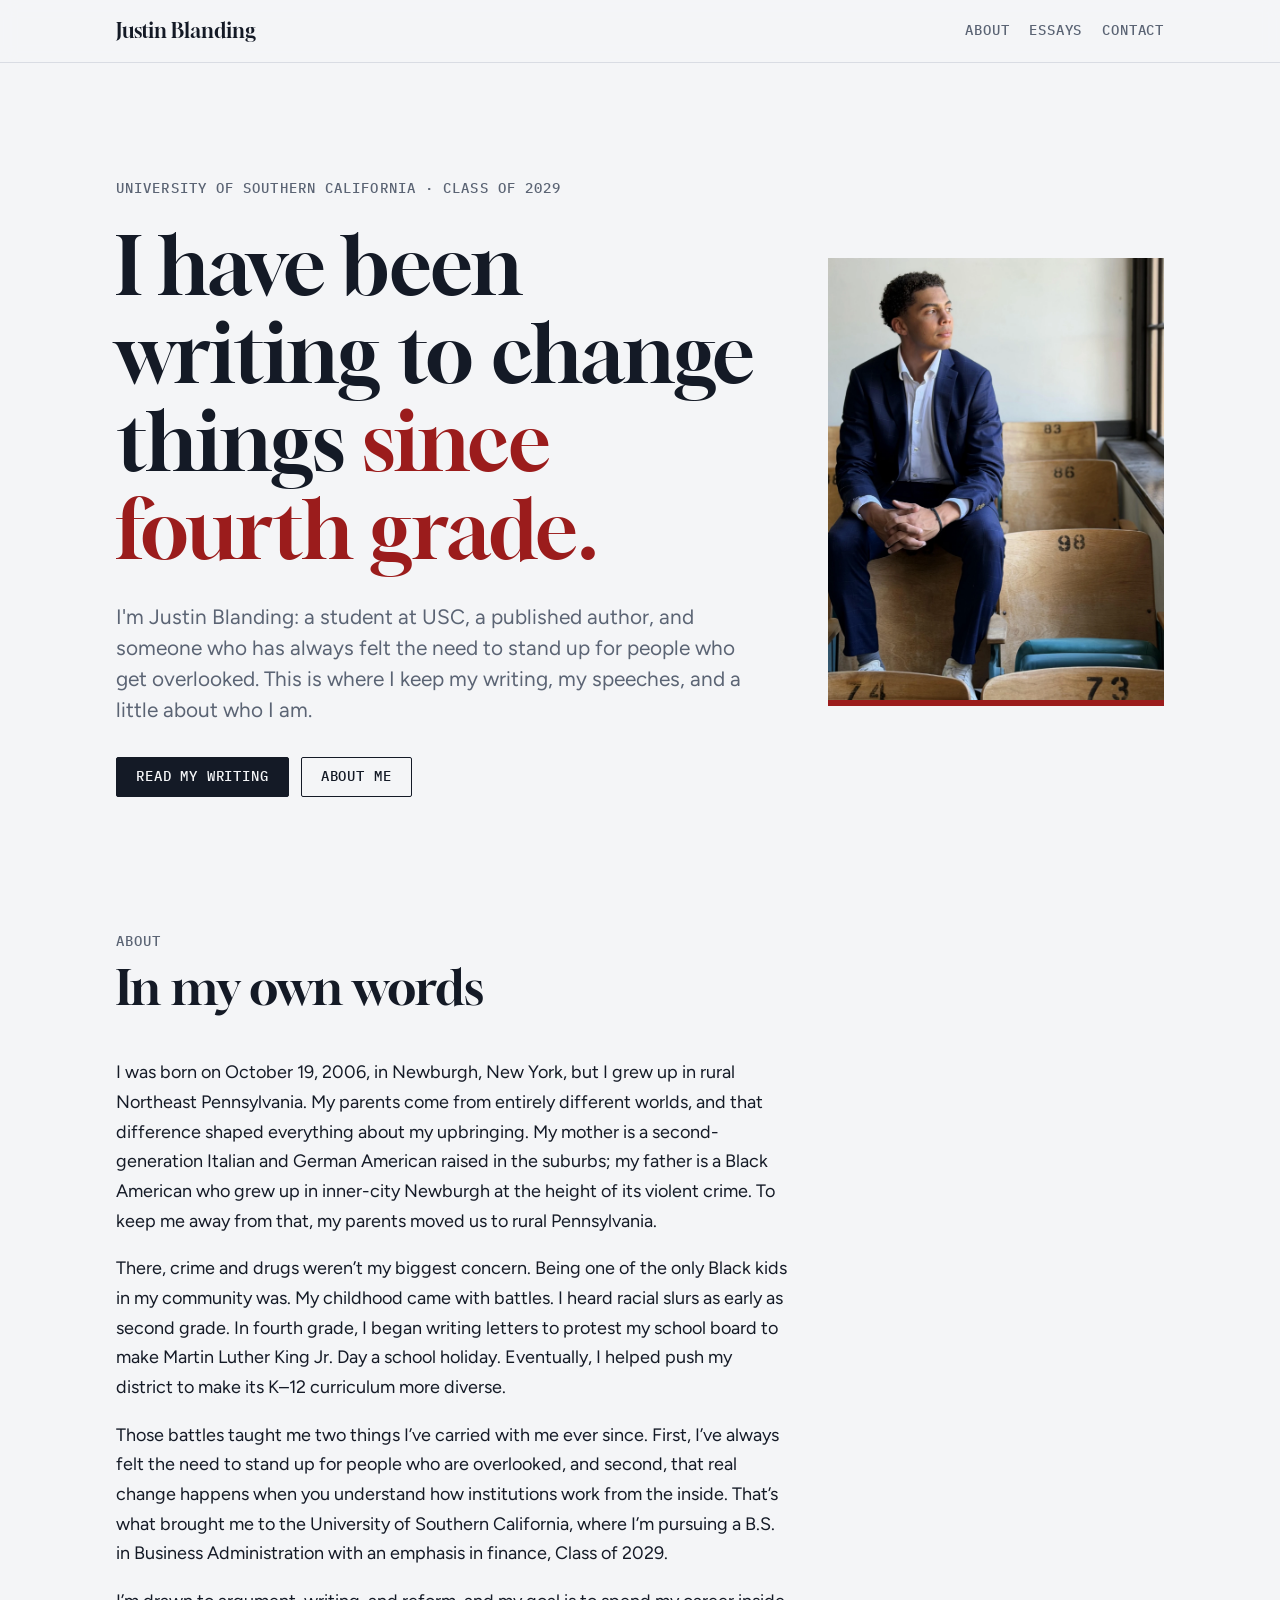
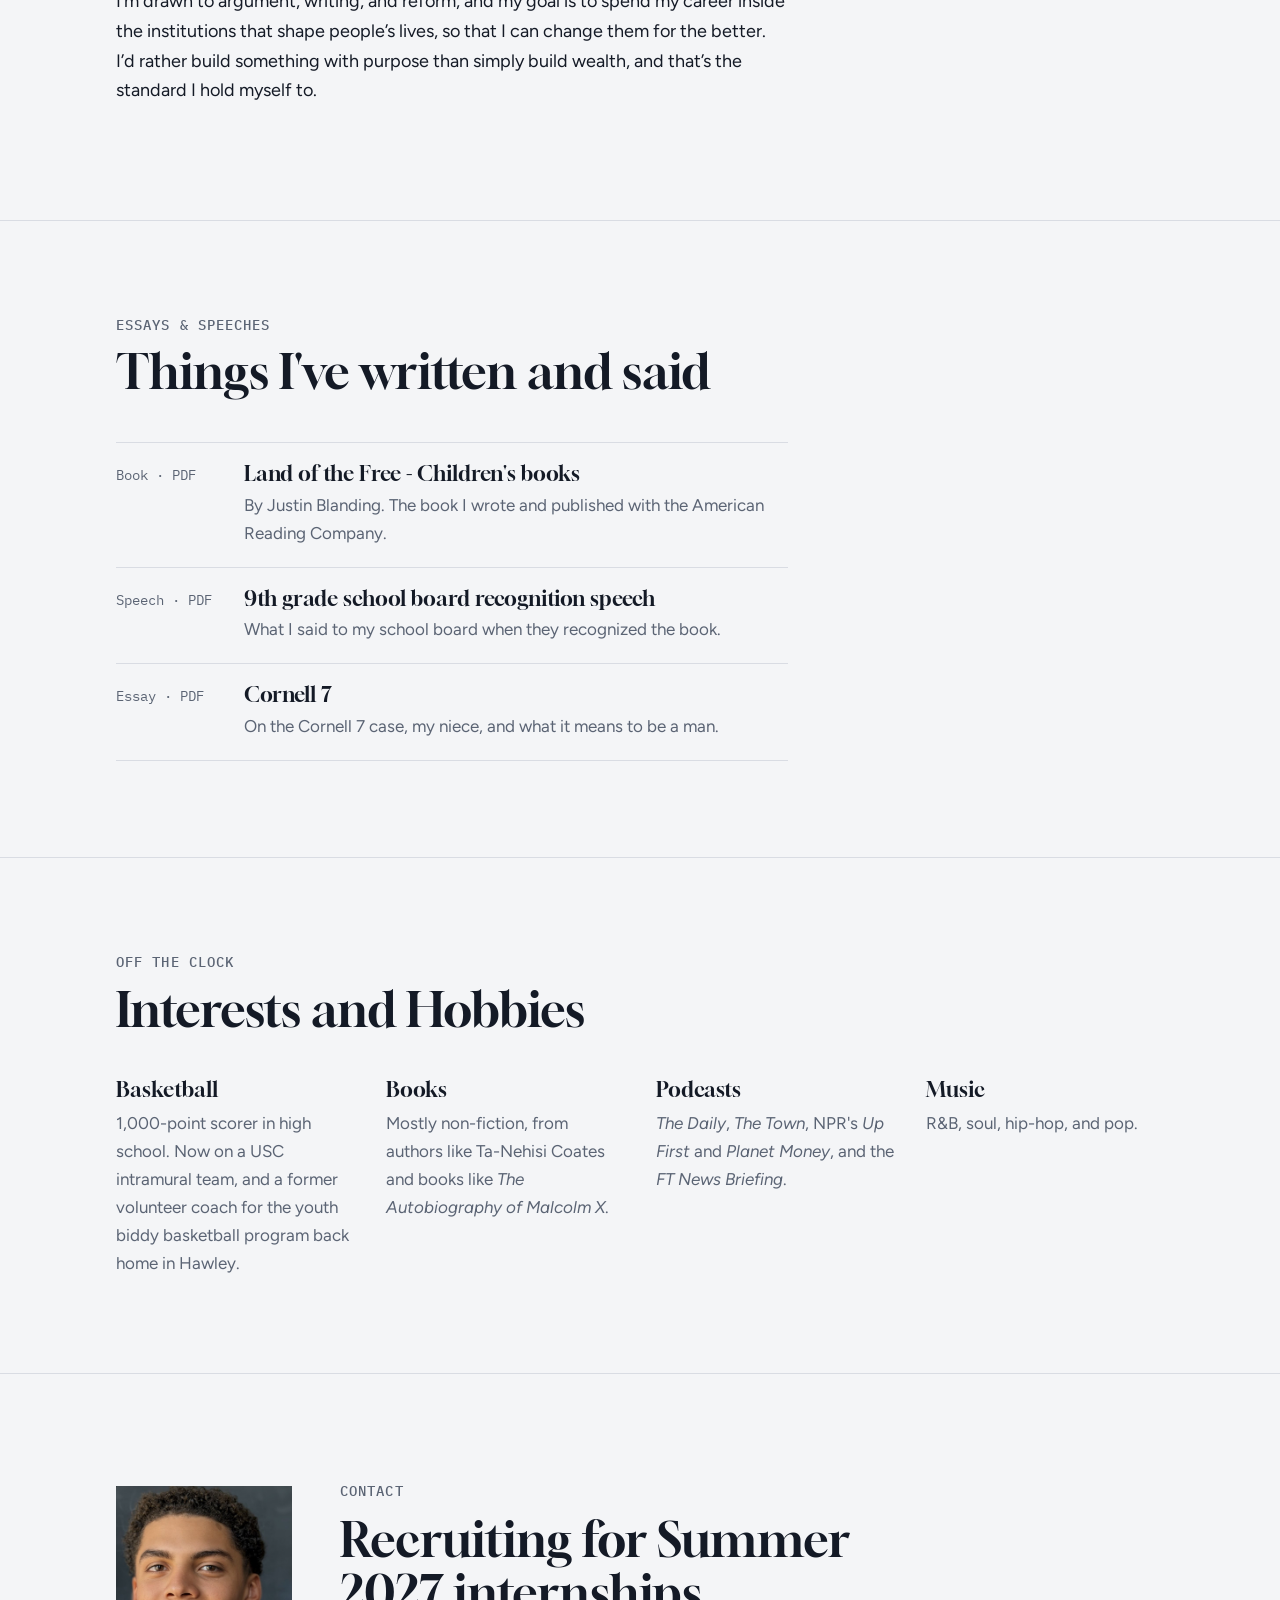
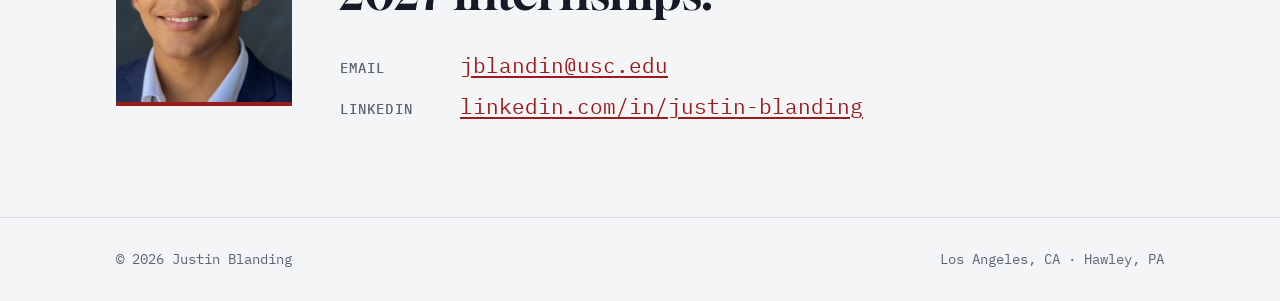
<file: index.html>
<!doctype html>
<html lang="en">
<head>
  <meta charset="utf-8">
  <meta name="viewport" content="width=device-width, initial-scale=1, viewport-fit=cover">
  <title>Justin Blanding</title>
  <meta name="description" content="Justin Blanding: USC student, published author, and writer on identity, justice, and reform.">
  <link rel="preconnect" href="https://fonts.googleapis.com">
  <link rel="preconnect" href="https://fonts.gstatic.com" crossorigin>
  <link rel="stylesheet" href="https://fonts.googleapis.com/css2?family=Figtree:wght@400;500;600&family=Gloock&family=IBM+Plex+Mono:wght@400;500;600&display=swap">
  <link rel="stylesheet" href="styles.css">
</head>
<body>

<header class="site-head">
  <div class="wrap">
    <a class="mark" href="#top">Justin Blanding</a>
    <nav aria-label="Sections">
      <a href="#about">About</a>
      <a href="#essays">Essays</a>
      <a href="#contact" class="hide-sm">Contact</a>
    </nav>
  </div>
</header>

<main id="top">
  <div class="wrap hero">
    <img class="hero-photo" src="portrait.webp" width="1500" height="2000" alt="Justin Blanding seated in rows of old wooden auditorium seats, looking toward a window">
    <div class="hero-text">
    <p class="label">University of Southern California · Class of 2029</p>
    <h1>I have been writing to change things <em>since fourth grade.</em></h1>
    <p class="lede">I'm Justin Blanding: a student at USC, a published author, and someone who has always felt the need to stand up for people who get overlooked. This is where I keep my writing, my speeches, and a little about who I am.</p>
    <div class="hero-actions">
      <a class="btn primary" href="#essays">Read my writing</a>
      <a class="btn" href="#about">About me</a>
    </div>
    </div>
  </div>


  <!-- ABOUT: Justin's own bio. Replace the paragraphs below with your text;
       add or remove <p> tags as needed. -->
  <section id="about">
    <div class="wrap">
      <div class="section-head">
        <p class="label">About</p>
        <h2>In my own words</h2>
      </div>
      <div class="bio">
        <p>I was born on October 19, 2006, in Newburgh, New York, but I grew up in rural Northeast Pennsylvania. My parents come from entirely different worlds, and that difference shaped everything about my upbringing. My mother is a second-generation Italian and German American raised in the suburbs; my father is a Black American who grew up in inner-city Newburgh at the height of its violent crime. To keep me away from that, my parents moved us to rural Pennsylvania.</p>
        <p>There, crime and drugs weren’t my biggest concern. Being one of the only Black kids in my community was. My childhood came with battles. I heard racial slurs as early as second grade. In fourth grade, I began writing letters to protest my school board to make Martin Luther King Jr. Day a school holiday. Eventually, I helped push my district to make its K–12 curriculum more diverse.</p>
        <p>Those battles taught me two things I’ve carried with me ever since. First, I’ve always felt the need to stand up for people who are overlooked, and second, that real change happens when you understand how institutions work from the inside. That’s what brought me to the University of Southern California, where I’m pursuing a B.S. in Business Administration with an emphasis in finance, Class of 2029.</p>
        <p>I’m drawn to argument, writing, and reform, and my goal is to spend my career inside the institutions that shape people’s lives, so that I can change them for the better. I’d rather build something with purpose than simply build wealth, and that’s the standard I hold myself to.</p>
      </div>
    </div>
  </section>

  <!-- ESSAYS & SPEECHES: one <li> per piece. PDFs live in writing/, web essays in essays/. -->
  <section id="essays">
    <div class="wrap">
      <div class="section-head">
        <p class="label">Essays &amp; speeches</p>
        <h2>Things I've written and said</h2>
      </div>

      <ul class="essay-list">
        <li>
          <a href="writing/land-of-the-free.pdf" target="_blank" rel="noopener">
            <span class="kind">Book · PDF</span>
            <div>
              <h3>Land of the Free - Children's books</h3>
              <p>By Justin Blanding. The book I wrote and published with the American Reading Company.</p>
            </div>
          </a>
        </li>
        <li>
          <a href="writing/school-board-recognition-speech.pdf" target="_blank" rel="noopener">
            <span class="kind">Speech · PDF</span>
            <div>
              <h3>9th grade school board recognition speech</h3>
              <p>What I said to my school board when they recognized the book.</p>
            </div>
          </a>
        </li>
        <li>
          <a href="writing/cornell-7.pdf" target="_blank" rel="noopener">
            <span class="kind">Essay · PDF</span>
            <div>
              <h3>Cornell 7</h3>
              <p>On the Cornell 7 case, my niece, and what it means to be a man.</p>
            </div>
          </a>
        </li>
      </ul>
    </div>
  </section>

  <section id="offclock">
    <div class="wrap">
      <div class="section-head">
        <p class="label">Off the clock</p>
        <h2>Interests and Hobbies</h2>
      </div>
      <div class="offclock">
        <div><h3>Basketball</h3><p>1,000-point scorer in high school. Now on a USC intramural team, and a former volunteer coach for the youth biddy basketball program back home in Hawley.</p></div>
        <div><h3>Books</h3><p>Mostly non-fiction, from authors like Ta-Nehisi Coates and books like <i>The Autobiography of Malcolm X</i>.</p></div>
        <div><h3>Podcasts</h3><p><i>The Daily</i>, <i>The Town</i>, NPR's <i>Up First</i> and <i>Planet Money</i>, and the <i>FT News Briefing</i>.</p></div>
        <div><h3>Music</h3><p>R&amp;B, soul, hip-hop, and pop.</p></div>
      </div>
    </div>
  </section>

  <section id="contact" class="contact">
    <div class="wrap contact-grid">
      <img class="contact-photo" src="headshot.jpg" width="800" height="1000" alt="Headshot of Justin Blanding">
      <div>
      <p class="label">Contact</p>
      <h2>Recruiting for Summer 2027 internships.</h2>
      <div class="contact-rows">
        <div class="contact-row"><span class="label">Email</span><a href="mailto:jblandin@usc.edu">jblandin@usc.edu</a></div>
        <div class="contact-row"><span class="label">LinkedIn</span><a href="https://linkedin.com/in/justin-blanding" target="_blank" rel="noopener">linkedin.com/in/justin-blanding</a></div>
      </div>
      </div>
    </div>
  </section>
</main>

<footer>
  <div class="wrap">
    <p>© 2026 Justin Blanding</p>
    <p>Los Angeles, CA · Hawley, PA</p>
  </div>
</footer>

</body>
</html>
</file>
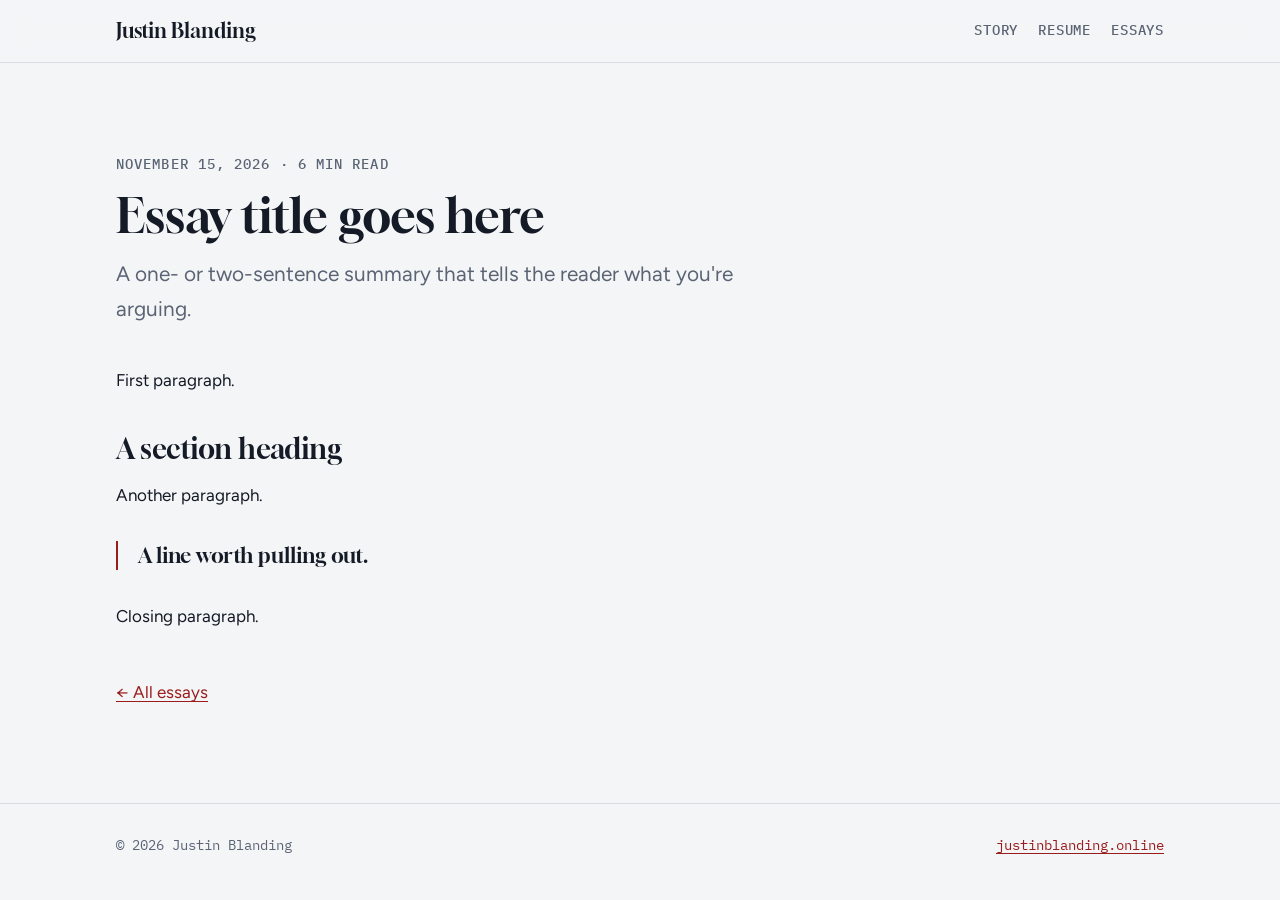
<file: essays/_template.html>
<!doctype html>
<html lang="en">
<head>
  <meta charset="utf-8">
  <meta name="viewport" content="width=device-width, initial-scale=1, viewport-fit=cover">
  <!-- 1. Change the title and description -->
  <title>Essay Title · Justin Blanding</title>
  <meta name="description" content="One sentence on what this essay argues.">
  <link rel="preconnect" href="https://fonts.googleapis.com">
  <link rel="preconnect" href="https://fonts.gstatic.com" crossorigin>
  <link rel="stylesheet" href="https://fonts.googleapis.com/css2?family=Figtree:wght@400;500;600&family=Gloock&family=IBM+Plex+Mono:wght@400;500;600&display=swap">
  <link rel="stylesheet" href="../styles.css">
</head>
<body>

<header class="site-head">
  <div class="wrap">
    <a class="mark" href="../index.html">Justin Blanding</a>
    <nav aria-label="Sections">
      <a href="../index.html#story">Story</a>
      <a href="../index.html#resume">Resume</a>
      <a href="../index.html#essays">Essays</a>
    </nav>
  </div>
</header>

<main class="wrap article">
  <header>
    <!-- 2. Set the date and reading time -->
    <p class="label"><time datetime="2026-11-15">November 15, 2026</time> · 6 min read</p>
    <h1>Essay title goes here</h1>
    <p class="dek">A one- or two-sentence summary that tells the reader what you're arguing.</p>
  </header>

  <!-- 3. Write the essay. Use <p> for paragraphs, <h2> for section breaks, <blockquote> for a pull quote. -->
  <div class="prose">
    <p>First paragraph.</p>
    <h2>A section heading</h2>
    <p>Another paragraph.</p>
    <blockquote>A line worth pulling out.</blockquote>
    <p>Closing paragraph.</p>
  </div>

  <p style="margin-top:3rem"><a href="../index.html#essays">← All essays</a></p>
</main>

<footer>
  <div class="wrap">
    <p>© 2026 Justin Blanding</p>
    <p><a href="../index.html">justinblanding.online</a></p>
  </div>
</footer>

</body>
</html>
</file>
<file: styles.css>
/* Layout: a single reading column (~68ch) with a wider rail for the ledger-style resume; analysis (mono figures) set against story (serif). */
:root {
  --paper: #f4f5f7;
  --surface: #ffffff;
  --ink: #141a26;
  --muted: #5b6474;
  --rule: #d9dce3;
  --accent: #9b1c1c;
  --accent-soft: #f3e3e1;

  --display: "Gloock", "Georgia", "Times New Roman", serif;
  --body: "Figtree", "Segoe UI", system-ui, sans-serif;
  --mono: "IBM Plex Mono", ui-monospace, "Consolas", monospace;

  --step--1: 0.85rem;
  --step-0: 1.0625rem;
  --step-1: 1.3rem;
  --step-2: 1.75rem;
  --step-3: clamp(2.1rem, 5vw, 3rem);
  --step-4: clamp(2.6rem, 7.5vw, 5rem);
  --wide: 68rem;
  --read: 42rem;
}
@media (prefers-color-scheme: dark) {
  :root:not([data-theme="light"]) {
    --paper: #0f131b; --surface: #161b25; --ink: #e8eaf0; --muted: #9aa3b4;
    --rule: #2a313e; --accent: #e5736b; --accent-soft: #2c1c1f; color-scheme: dark;
  }
}
:root[data-theme="dark"] {
  --paper: #0f131b; --surface: #161b25; --ink: #e8eaf0; --muted: #9aa3b4;
  --rule: #2a313e; --accent: #e5736b; --accent-soft: #2c1c1f; color-scheme: dark;
}

*, *::before, *::after { box-sizing: border-box; }
html { scroll-behavior: smooth; }
body {
  margin: 0;
  background: var(--paper);
  color: var(--ink);
  font: 400 var(--step-0)/1.65 var(--body);
  -webkit-font-smoothing: antialiased;
}
img { max-width: 100%; }
a { color: var(--accent); text-underline-offset: 3px; }
a:focus-visible, button:focus-visible { outline: 2px solid var(--accent); outline-offset: 3px; }
h1, h2, h3 { font-family: var(--display); font-weight: 400; line-height: 1.1; text-wrap: balance; margin: 0; }

.wrap {
  max-width: var(--wide);
  margin-inline: auto;
  padding-left: max(20px, env(safe-area-inset-left, 0px));
  padding-right: max(20px, env(safe-area-inset-right, 0px));
}
.label {
  font: 500 var(--step--1)/1.2 var(--mono);
  letter-spacing: 0.08em;
  text-transform: uppercase;
  color: var(--muted);
}

/* Header */
.site-head {
  position: sticky; top: env(safe-area-inset-top, 0px); z-index: 5;
  background: color-mix(in srgb, var(--paper) 88%, transparent);
  backdrop-filter: blur(8px);
  border-bottom: 1px solid var(--rule);
}
body::before { content: ""; position: fixed; inset: 0 0 auto; height: env(safe-area-inset-top, 0px); z-index: 10; background: var(--paper); }
.site-head .wrap { display: flex; align-items: center; justify-content: space-between; gap: 1rem; padding-block: 0.9rem; }
.mark { font-family: var(--display); font-size: 1.25rem; color: var(--ink); text-decoration: none; white-space: nowrap; }
section[id] { scroll-margin-top: 4rem; }
.site-head nav { display: flex; gap: 1.25rem; flex-wrap: wrap; }
.site-head nav a { font: 500 var(--step--1)/1 var(--mono); letter-spacing: 0.06em; text-transform: uppercase; color: var(--muted); text-decoration: none; }
.site-head nav a:hover { color: var(--accent); }

/* Hero */
.hero { padding-block: clamp(3rem, 9vw, 6.5rem) 2.5rem; display: grid; grid-template-columns: minmax(0, 1fr) clamp(15rem, 28vw, 21rem); gap: clamp(2rem, 5vw, 4rem); align-items: center; }
.hero-text { grid-column: 1; grid-row: 1; min-width: 0; }
.hero-photo { grid-column: 2; grid-row: 1; width: 100%; height: auto; aspect-ratio: 3 / 4; object-fit: cover; object-position: center top; display: block; border-bottom: 6px solid var(--accent); }
.contact-grid { display: grid; grid-template-columns: 11rem minmax(0, 1fr); gap: clamp(1.5rem, 4vw, 3rem); align-items: center; }
.contact-photo { width: 100%; height: auto; aspect-ratio: 4 / 5; object-fit: cover; display: block; border-bottom: 4px solid var(--accent); }
@media (max-width: 860px) {
  .hero { grid-template-columns: minmax(0, 1fr); gap: 2rem; }
  .hero-photo { grid-column: 1; grid-row: 1; width: min(17rem, 72%); }
  .hero-text { grid-row: 2; }
}
@media (max-width: 600px) {
  .contact-grid { grid-template-columns: minmax(0, 1fr); }
  .contact-photo { width: 8.5rem; }
}
.hero .label { margin-bottom: 1.5rem; }
.hero h1 { font-size: var(--step-4); max-width: 15ch; }
.hero h1 em { font-style: normal; color: var(--accent); }
.hero .lede { max-width: var(--read); margin-top: 1.75rem; font-size: var(--step-1); line-height: 1.5; color: var(--muted); }
.hero .lede strong { color: var(--ink); font-weight: 600; }
.hero-actions { display: flex; gap: 0.75rem; flex-wrap: wrap; margin-top: 2rem; }
.btn {
  display: inline-flex; align-items: center; gap: 0.5rem;
  padding: 0.75rem 1.2rem; border-radius: 2px;
  font: 500 var(--step--1)/1 var(--mono); letter-spacing: 0.06em; text-transform: uppercase;
  text-decoration: none; border: 1px solid var(--ink); color: var(--ink);
}
.btn.primary { background: var(--ink); color: var(--paper); }
.btn:hover { border-color: var(--accent); color: var(--accent); }
.btn.primary:hover { background: var(--accent); color: var(--paper); }

/* Ticker: the one moving thing on the page */
.ticker { border-block: 1px solid var(--rule); overflow: hidden; background: var(--surface); }
.ticker-track { display: flex; width: max-content; animation: tick 48s linear infinite; }
.ticker-track span { white-space: nowrap; padding: 0.8rem 1.5rem; font: 500 var(--step--1)/1 var(--mono); letter-spacing: 0.04em; color: var(--muted); font-variant-numeric: tabular-nums; }
.ticker-track b { color: var(--ink); font-weight: 600; }
.ticker-track .up { color: var(--accent); }
@keyframes tick { to { transform: translateX(-50%); } }
@media (prefers-reduced-motion: reduce) {
  .ticker-track { animation: none; flex-wrap: wrap; width: auto; }
  html { scroll-behavior: auto; }
}

/* Sections */
section { padding-block: clamp(3.5rem, 8vw, 6rem); }
section + section { border-top: 1px solid var(--rule); }
.section-head { display: grid; gap: 0.75rem; margin-bottom: 2.75rem; max-width: var(--read); }
.section-head h2 { font-size: var(--step-3); }
.section-head p { margin: 0; color: var(--muted); }

/* Chapters: on paper vs. in practice */
.chapters { display: grid; gap: 3.5rem; }
.chapter { display: grid; grid-template-columns: 9rem minmax(0, 1fr); gap: 1.5rem 2.5rem; }
.chapter-year { font: 400 var(--step-3)/1 var(--display); color: var(--accent); font-variant-numeric: tabular-nums; }
.chapter-year small { display: block; margin-top: 0.6rem; font: 500 var(--step--1)/1.3 var(--mono); letter-spacing: 0.06em; text-transform: uppercase; color: var(--muted); }
.chapter-body { min-width: 0; max-width: var(--read); }
.chapter-body h3 { font-size: var(--step-2); margin-bottom: 1.1rem; }
.on-paper {
  margin: 0 0 1.25rem; padding: 0.85rem 1rem;
  background: var(--surface); border: 1px dashed var(--rule);
  font: 400 0.9rem/1.5 var(--mono); color: var(--muted);
}
.on-paper .label { display: block; margin-bottom: 0.35rem; font-size: 0.72rem; }
.chapter-body p { margin: 0 0 1rem; }
.figures { display: flex; flex-wrap: wrap; gap: 0.5rem 2rem; margin-top: 1.25rem; padding-top: 1rem; border-top: 1px solid var(--rule); }
.figure { display: grid; gap: 0.15rem; }
.figure b { font: 600 var(--step-1)/1.1 var(--mono); font-variant-numeric: tabular-nums; }
.figure span { font-size: var(--step--1); color: var(--muted); }

/* Resume ledger */
.ledger { display: grid; gap: 2.75rem; }
.ledger-group { display: grid; grid-template-columns: 9rem minmax(0, 1fr); gap: 1rem 2.5rem; }
.ledger-group > .label { padding-top: 0.35rem; }
.entries { display: grid; gap: 1.75rem; min-width: 0; }
.entry-top { display: flex; flex-wrap: wrap; justify-content: space-between; gap: 0.25rem 1rem; align-items: baseline; }
.entry h3 { font: 600 var(--step-1)/1.3 var(--body); }
.entry .when { font: 400 var(--step--1)/1.3 var(--mono); color: var(--muted); font-variant-numeric: tabular-nums; white-space: nowrap; }
.entry .role { color: var(--muted); margin: 0.15rem 0 0.5rem; }
.entry ul { margin: 0; padding-left: 1.1rem; display: grid; gap: 0.3rem; }
.entry li::marker { color: var(--accent); }
.tags { display: flex; flex-wrap: wrap; gap: 0.5rem; list-style: none; padding: 0; margin: 0; }
.tags li { padding: 0.3rem 0.65rem; border: 1px solid var(--rule); background: var(--surface); font: 400 var(--step--1)/1.3 var(--mono); }

/* Essays */
.essay-list { list-style: none; margin: 0; padding: 0; border-top: 1px solid var(--rule); max-width: var(--read); }
.essay-list li { border-bottom: 1px solid var(--rule); }
.essay-list a { display: grid; grid-template-columns: 7rem minmax(0, 1fr); gap: 1rem; padding: 1.25rem 0; color: var(--ink); text-decoration: none; }
.essay-list a:hover h3 { color: var(--accent); }
.essay-list time, .essay-list .kind { font: 400 var(--step--1)/1.8 var(--mono); color: var(--muted); }
.bio { max-width: var(--read); }
.bio p { font-size: 1.125rem; line-height: 1.65; }
.essay-list h3 { font-size: var(--step-1); margin-bottom: 0.3rem; }
.essay-list p { margin: 0; color: var(--muted); }
.empty { max-width: var(--read); padding: 1.5rem; background: var(--accent-soft); }
.empty h3 { font-size: var(--step-1); margin-bottom: 0.5rem; }
.empty p { margin: 0; }

/* Off the clock */
.offclock { display: grid; grid-template-columns: repeat(auto-fit, minmax(14rem, 1fr)); gap: 2rem; }
.offclock h3 { font-size: var(--step-1); margin-bottom: 0.4rem; }
.offclock p { margin: 0; color: var(--muted); }

/* Contact */
.contact h2 { font-size: var(--step-3); max-width: 18ch; }
.contact-rows { display: grid; gap: 0.75rem; margin-top: 2rem; }
.contact-row { display: flex; flex-wrap: wrap; gap: 0.5rem 1.5rem; align-items: baseline; }
.contact-row .label { width: 6rem; }
.contact-row a { font: 400 var(--step-1)/1.4 var(--mono); overflow-wrap: anywhere; }

footer { padding-block: 2rem; border-top: 1px solid var(--rule); }
footer .wrap { display: flex; flex-wrap: wrap; justify-content: space-between; gap: 0.5rem; }
footer p { margin: 0; font: 400 var(--step--1)/1.4 var(--mono); color: var(--muted); }

/* Essay page */
.article { padding-block: clamp(3rem, 8vw, 5rem); }
.article header, .article .prose { max-width: var(--read); }
.article h1 { font-size: var(--step-3); margin: 1rem 0 1rem; }
.article .dek { font-size: var(--step-1); color: var(--muted); margin: 0 0 2.5rem; }
.prose p { margin: 0 0 1.3rem; }
.prose h2 { font-size: var(--step-2); margin: 2.5rem 0 1rem; }
.prose blockquote { margin: 2rem 0; padding-left: 1.25rem; border-left: 2px solid var(--accent); font-family: var(--display); font-size: var(--step-1); line-height: 1.4; }

@media (max-width: 720px) {
  .chapter, .ledger-group { grid-template-columns: minmax(0, 1fr); gap: 0.75rem; }
  .chapter-year { font-size: var(--step-2); display: flex; align-items: baseline; gap: 1rem; }
  .chapter-year small { margin-top: 0; }
  .essay-list a { grid-template-columns: minmax(0, 1fr); gap: 0.25rem; }
  .site-head nav { gap: 0.75rem; flex-wrap: nowrap; }
  .mark { font-size: 1.1rem; }
  .site-head nav a.hide-sm { display: none; }
}
</file>
